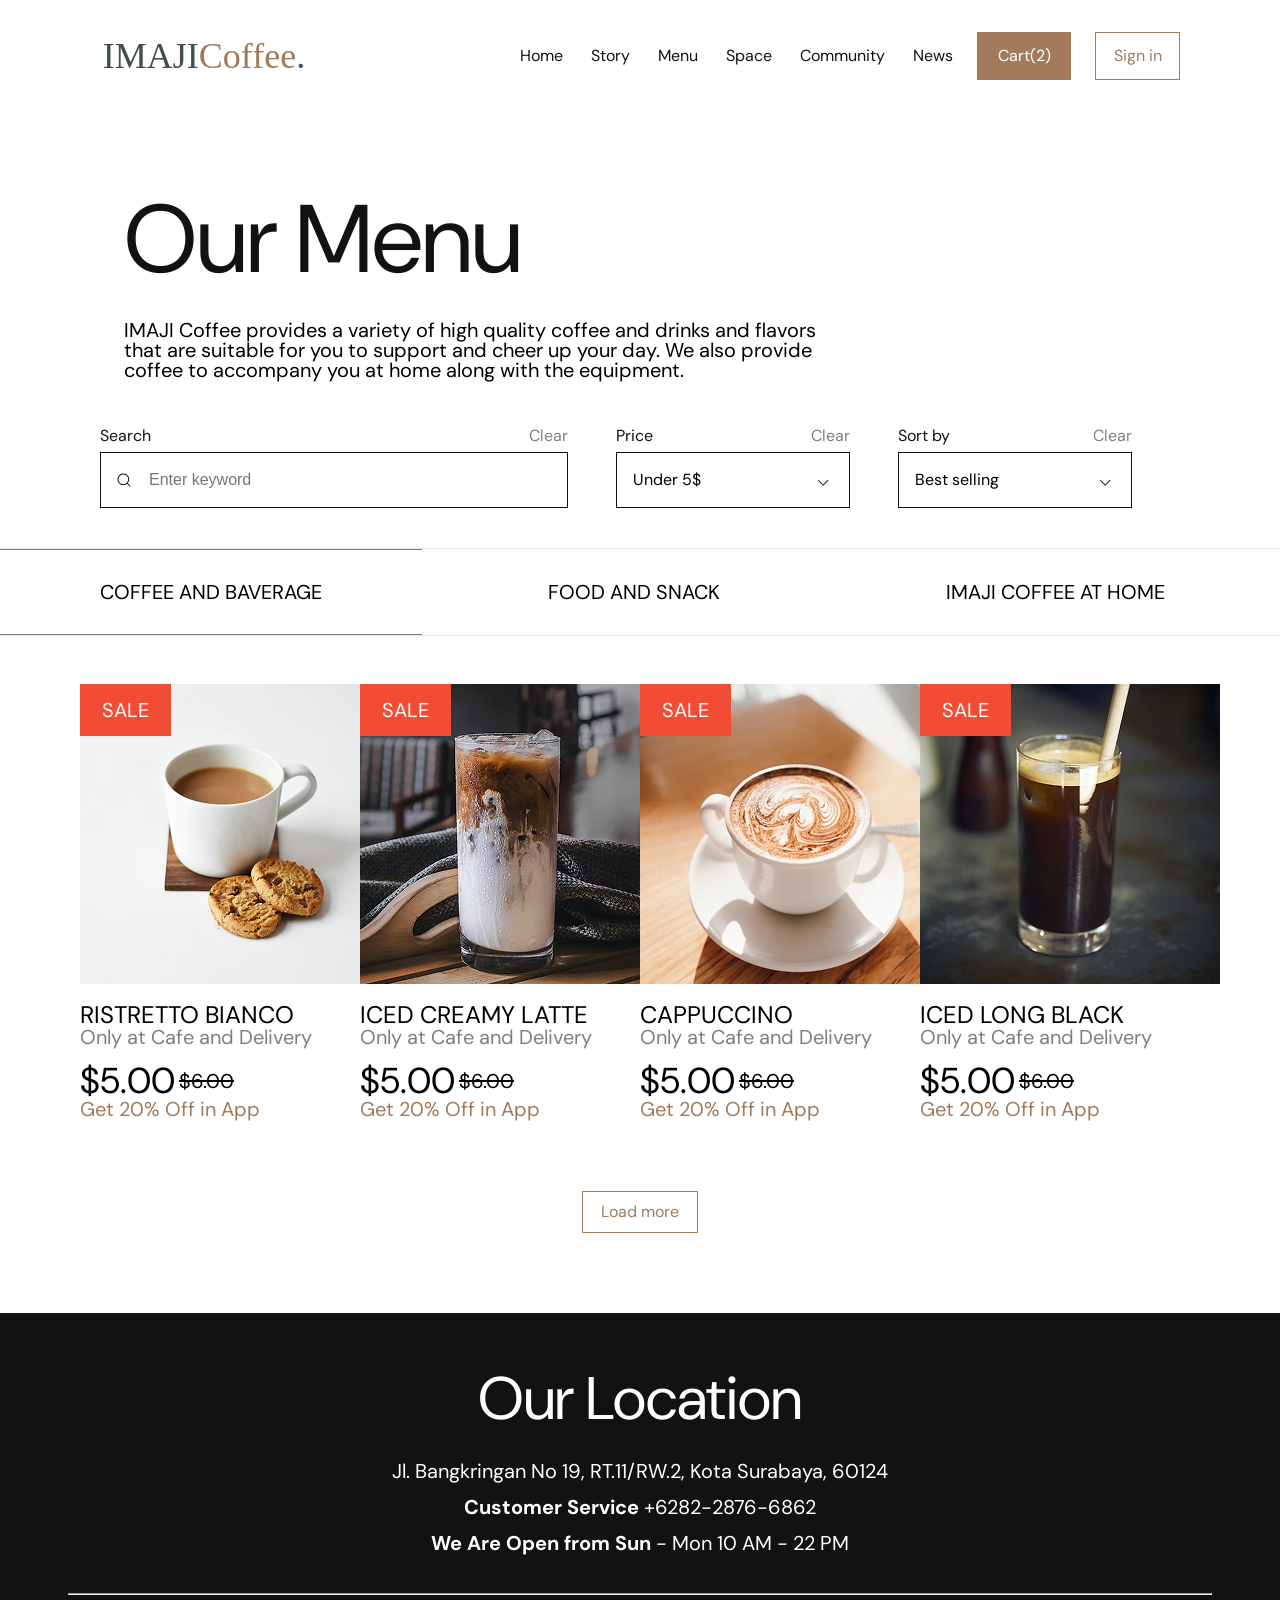
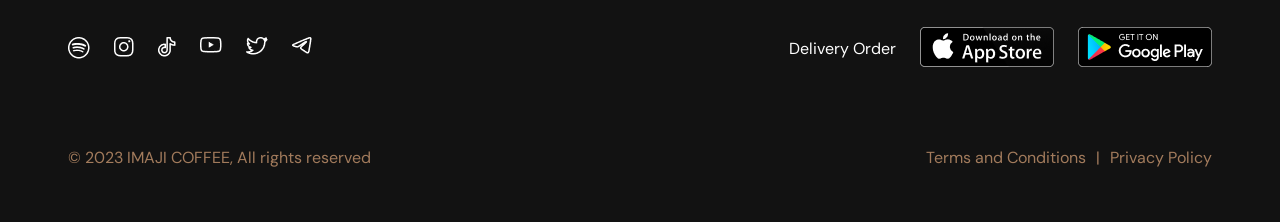
<file: coffee_sh/our_menu_tab1.html>
<!DOCTYPE html>
<html lang="en">
<head>
    <title>IMAJI Coffee</title>
    <meta charset="UTF-8">
    <meta name="viewport" content="width=device-width, initial-scale=1.0">
    <link rel="stylesheet" href="./tab1_product_style.css">
    <link rel="preconnect" href="https://fonts.googleapis.com">
    <link rel="preconnect" href="https://fonts.gstatic.com" crossorigin>
    <link href="https://fonts.googleapis.com/css2?family=DM+Sans:ital,opsz,wght@0,9..40,100..1000;1,9..40,100..1000&display=swap" rel="stylesheet">
</head>
<body>
    <nav class="container">
        <div class="logo">
            <span class="imaji">IMAJI</span><span class="coffee">Coffee</span><span class="dot">.</span>     
        </div>
        <div class="nav-menu">
            <ul class="ul-menu">
                <li><a href="">Home</a></li>
                <li><a href="">Story</a></li>
                <li><a href="">Menu</a></li>
                <li><a href="">Space</a></li>
                <li><a href="">Community</a></li>
                <li><a href="">News</a></li>
            </ul>
            <div class="cash_box">
                <div class="cash_box_button">
                    <a class="number_products_in_cash">Cart</a>
                    <a class="number_products_in_cash">(2)</a>
                </div>           
                <div class="sign_in_box"><a href="">Sign in</a></div>
            </div>
        </div>
        <div class="mobile_nav_icons">
            <div class="cash_mobile">
                <img src="./icons/shopping-basket.png" alt="shopping-basket">
            </div>
            <div class="mobile_nav_menu">
                <img src="./icons/Buttons.png" alt="nav_button">
            </div>
        </div>
    </nav>
    <header class="container">
        <section class="title_paragraph">
            <h1>Our Menu</h1>
            <p clas>IMAJI Coffee provides a variety of high quality coffee and drinks and flavors that are suitable for you to support and cheer up your day. We also provide coffee to accompany you at home along with the equipment.</p>
        </section>
    </header>
    <section class="container">
        <div class="content_filter">
            <div class="filter_item">
                <div class="label_search">
                    <div>Search</div>
                    <div class="clear_button_filter">Clear</div>
                </div>
                <div class="search_box">
                    <img class="search_icon" src="./icons/search.png" alt="search icon">
                    <input type="text" placeholder="Enter keyword">
                </div>
            </div>
            <div class="dropdown">
                <div class="label_search">
                    <div>Price</div>
                    <div class="clear_button_filter">Clear</div>
                </div>
                <div class="button_sort">
                    <div class="dropdown-btn">Under 5$ </div>
                    <div class="angle_down_icon">
                        <img class="angle-down" src="./icons/angle-down.png" alt="angle-down">
                    </div>
                </div>
            </div>
            <div class="dropdown">
                <div class="label_search">
                    <div>Sort by</div>
                    <div class="clear_button_filter">Clear</div>
                </div>
                <div class="button_sort">
                    <div class="dropdown-btn">Best selling</div>
                    <div class="angle_down_icon"><img class="angle-down" src="./icons/angle-down.png" alt="angle-down"></div>
                </div>
        </div>
    </section>
    <section class="container">
        <div class="products_list">
            <section class="tabs_section">
                <div class="tab_section active_tab">
                    <div class="tab_item">
                        <p>COFFEE AND BAVERAGE</p>
                    </div>
                </div>
                <div class="tab_section">
                    <div class="tab_item">
                        <p>FOOD AND SNACK</p>
                    </div>
                </div>
                <div class="tab_section">
                    <div class="tab_item">
                        <p>IMAJI COFFEE AT HOME</p>
                    </div>
                </div>
            </section>
            <section class="article_list">
                <ul>
                    <li>
                        <article class="product_card">
                            <div class="product_image">
                                <div class="sale_icon">
                                    <span class="sale">Sale</span>
                                </div>
                                <img src="./icons/Ristretto Bianco.jpg" alt="product_image Ristretto Bianco">
                            </div>
                            <div class="product_name">
                                <p class="item_name">Ristretto Bianco</p>
                                <p class="item_descr">Only at Cafe and Delivery</p>
                            </div>
                            <div class="product_price">
                                <div class="price_box">
                                    <div class="product_price_number">
                                        <span class="price">$5.00</span>
                                    </div>
                                    <div class="product_price_discount">
                                        <span class="previous_price">$6.00</span>
                                    </div>
                                </div>
                                <div class="promo">
                                    <p class="price_promo">Get 20% Off in App</p>
                                </div>
                            </div>
                        </article>
                    </li>
                    <li>
                        <article class="product_card">
                            <div class="product_image">
                                <div class="sale_icon">
                                    <span class="sale">Sale</span>
                                </div>
                                <img src="./icons/Iced creamy latte.jpg" alt="product_image Iced creamy latte">
                            </div>
                            <div class="product_name">
                                <p class="item_name">Iced creamy latte</p>
                                <p class="item_descr">Only at Cafe and Delivery</p>
                            </div>
                            <div class="product_price">
                                <div class="price_box">
                                    <div class="product_price_number">
                                        <span class="price">$5.00</span>
                                    </div>
                                    <div class="product_price_discount">
                                        <span class="previous_price">$6.00</span>
                                    </div>
                                </div>
                                <div class="promo">
                                    <p class="price_promo">Get 20% Off in App</p>
                                </div>
                            </div>
                        </article>
                    </li>
                    <li>
                        <article class="product_card">
                            <div class="product_image">
                                <div class="sale_icon">
                                    <span class="sale">Sale</span>
                                </div>
                                <img src="./icons/CAPPUCCINO.png" alt="product_image CAPPUCCINO">
                            </div>
                            <div class="product_name">
                                <p class="item_name">CAPPUCCINO</p>
                                <p class="item_descr">Only at Cafe and Delivery</p>
                            </div>
                            <div class="product_price">
                                <div class="price_box">
                                    <div class="product_price_number">
                                        <span class="price">$5.00</span>
                                    </div>
                                    <div class="product_price_discount">
                                        <span class="previous_price">$6.00</span>
                                    </div>
                                </div>
                                <div class="promo">
                                    <p class="price_promo">Get 20% Off in App</p>
                                </div>
                            </div>
                        </article>
                    </li>
                    <li>
                        <article class="product_card">
                            <div class="product_image">
                                <div class="sale_icon">
                                    <span class="sale">Sale</span>
                                </div>
                                <img src="./icons/iced LONG BLACK.png" alt="product_image iced LONG BLACK">
                            </div>
                            <div class="product_name">
                                <p class="item_name">iced LONG BLACK</p>
                                <p class="item_descr">Only at Cafe and Delivery</p>
                            </div>
                            <div class="product_price">
                                <div class="price_box">
                                    <div class="product_price_number">
                                        <span class="price">$5.00</span>
                                    </div>
                                    <div class="product_price_discount">
                                        <span class="previous_price">$6.00</span>
                                    </div>
                                </div>
                                <div class="promo">
                                    <p class="price_promo">Get 20% Off in App</p>
                                </div>
                            </div>
                        </article>
                    </li>
                </ul>
            </section>
            <section class="load_more_product">
                <div class="load_more">
                    <span>Load more</span>
                </div>
            </section>
        </div>
    </section>
    <footer>
        <section class="container">
            <div class="footer_content">
                <div class="footer_text">
                    <h3>Our Location</h3>
                    <div class="our_location">
                        <p class="footer_text_inf">Jl. Bangkringan No 19, RT.11/RW.2, Kota Surabaya, 60124</p>
                        <p class="footer_text_inf"><span class="footer_bold">Customer Service</span> +6282-2876-6862</p>
                        <p class="footer_text_inf"><span class="footer_bold">We Are Open from Sun</span> - Mon 10 AM - 22 PM</p>
                    </div>
                </div>
                <hr>
                <div class="social_media_BOX">
                    <div class="social_media">
                        <div class="social_media_icon">
                            <a href="">
                                <img src="./icons/spotify.png" alt="spotify">
                            </a>
                        </div>
                        <div class="social_media_icon">
                            <a href="">
                                <img src="./icons/instagram.png" alt="instagram">
                            </a>
                        </div>                      
                        <div class="social_media_icon">
                            <a href="">
                                <img src="./icons/tiktok.png" alt="tiktok">
                            </a>
                        </div>                       
                        <div class="social_media_icon">
                            <a href="">
                                <img src="./icons/youtube.png" alt="youtube">
                            </a>
                        </div>                       
                        <div class="social_media_icon">
                            <a href="">
                                <img src="./icons/twitter.png" alt="twitter">
                            </a>
                        </div>                
                        <div class="social_media_icon">
                            <a href="">
                                <img src="./icons/telegram.png" alt="telegram">
                            </a>
                        </div>                       
                    </div>
                    <div class="delivery_box">
                        <div class="develery_box_info">
                            <div>Delivery Order</div>
                            <div class="bottom_icons">
                                <div class="apps_store">
                                    <a href="">
                                        <img src="./icons/download-on-the-app-store-apple-4.png" alt="download on the app store apple">
                                    </a>
                                </div>
                                <div class="apps_store">
                                    <a href="">
                                        <img src="./icons/google-play-badge (2).png" alt="google play badge">
                                    </a>
                                </div>
                            </div>
                        </div>
                    </div>
                </div>
                <div class="copyright">
                    <p class="copy">© 2023 IMAJI COFFEE, All rights reserved</p>
                    <div class="term_conditions">
                        <div class="term_button">
                            <div class="privacy_policy">
                                <a href=""">Terms and Conditions</a>
                            </div>
                        </div>
                        <div class="divider">
                            <p class="copy">|</p>
                        </div>
                        <div class="policies">
                            <div class="policies_button">
                                <div class="privacy_policy">
                                    <a href="">Privacy Policy</a>
                                </div>
                            </div>
                        </div>
                    </div>
                </div>
            </div>

            
        </section>
    </footer>
</body>
</html>
</file>
<file: coffee_sh/tab1_product_style.css>
* {
    box-sizing: border-box;
}

html, body, div, span, applet, object, iframe,
h1, h2, h3, h4, h5, h6, p, blockquote, pre,
a, abbr, acronym, address, big, cite, code,
del, dfn, em, img, ins, kbd, q, s, samp,
small, strike, strong, sub, sup, tt, var,
b, u, i, center,
dl, dt, dd, ol, ul, li,
fieldset, form, label, legend,
table, caption, tbody, tfoot, thead, tr, th, td,
article, aside, canvas, details, embed, 
figure, figcaption, footer, header, hgroup, 
menu, nav, output, ruby, section, summary,
time, mark, audio, video {
	margin: 0;
	padding: 0;
	border: 0;
	font-size: 100%;
	font: inherit;
	vertical-align: baseline;
    text-decoration: none;
}
article, aside, details, figcaption, figure, 
footer, header, hgroup, menu, nav, section {
	display: block;
}
body {
	line-height: 1;
}
ol, ul {
	list-style: none;
}
blockquote, q {
	quotes: none;
}
blockquote:before, blockquote:after,
q:before, q:after {
	content: '';
	content: none;
}
table {
	border-collapse: collapse;
	border-spacing: 0;
}
body {
    font-family: "DM Sans", sans-serif;
}
.container {
    width: 100%;
    max-width: 1440px;
    margin: 0 auto;
}
nav {
    display: flex;
    align-items: center;
    justify-content: space-between;
    height: 112px;
    padding: 32px 100px 32px 100px;
}
.logo {
    width: 208px;
    height: 40px;
    display: flex;
    justify-content: center;
    align-items: center;

}
.imaji {
    color: #3F4E4F;
    font-family: bold;
    font-size: 36px;
    text-transform: uppercase;
    font-weight: 500;
    
}
.coffee {
    color: #A27B5C;
    font-family: bold;
    font-size: 36px;
}
.dot {
    color: #3F4E4F;
    font-family: bold;
    font-size: 36px;
}
.nav-menu {
    display: flex;
    align-items: center;
    justify-content: space-between;
}
.nav-menu li {
    display: inline-block;
    margin-right: 24px;


}
.nav-menu li a {
    color: #121212;
}
.cash_box {
    display: flex;
    justify-content: space-between;
    align-items: center;

}
.cash_box_button {
    display: flex;
    justify-content: center;
    align-items: center;
    height: 48px;
    width: 94px;
    border-color:#A27B5C;
    background-color: #A27B5C;
    color:#FFFF;
    border-style: solid;
    border-width: 1px;
    margin-right: 24px;
}
.sign_in_box a {
    border-style: solid;
    display: flex;
    justify-content: center;
    align-items: center;
    height: 48px;
    width: 85px;
    border-color:#A27B5C;
    color:#A27B5C;
    border-width: 1px;
    
}
h1 {
    font-size: 96px;
    line-height: 100%;
    color: #121212;
}
header {
    padding: 80px 124px 48px 124px;
}
.title_paragraph p {
    padding-top: 32px;
    width: 70%;
    font-size: 20px;
}
.filter_item {
    margin-right: 48px;
    width: 50%;
}

.content_filter {
    padding: 0 100px;
    width: 100%;
    display: flex;
    justify-content: space-between;
}

.label_search {
    display: flex;
    justify-content: space-between;
    font-size: 16px;
    color: #121212;
    width: 100%;
    padding-bottom: 8px;
}
.clear_button_filter {
    color: #7F7F7F;
}
.clear_button_filter:focus-visible {
    color: #F14C35;
}
.search_box {
    display: flex;
    align-items: center;
    position: relative;
    color:#121212;

}
.search_box input {
    font-size: 16px;
    color: #7F7F7F;
    width: 100%;
    height: 56px;
    padding: 16px 48px;
    border:1px solid #121212;
    outline: none;

}
.search_icon {
    position: absolute;
    top: 50%;
    left: 16px;
    transform: translateY(-50%);
}
.dropdown {
    display: flex;
    align-items: center;
    flex-direction: column;
    width: 25%;
    margin-right: 48px;

}
.button_sort {
    position: relative;
    display: flex;
    align-items: center;
    justify-content: space-between;
    height: 56px;
    border: 1px solid #121212;
    padding: 0 16px;
    width: 100%;

}
.dropdown-btn {
    display: flex;
    align-items: center;
    font-size: 16px;

}
.angle_down_icon {
    top: 20px;
    right: 20px;
    position: absolute;
    height: 16px;
}
.products_list {
    margin-top: 40px;
}
section .tabs_section {
    display: flex;
    width: 100%;
    border-bottom: 1px solid #E3E3E3;
    border-top: 1px solid #E3E3E3;
    
}
.tab_section {
    padding: 32px 0;
    display: flex;
    width: 33%;
    justify-content: center;
    align-items: center;
    font-size: 20px;
    
}
.active_tab {
    border-top: 1px solid #7F7F7F;
    border-bottom: 1px solid #7F7F7F;
}
.article_list {
    margin: 48px 80px 0 80px;
}
.article_list ul {
    display: flex;
    flex-wrap: wrap;
    justify-content: space-around;
}
.article_list li {
    width: 25%;
}
.product_name {
    font-size: 24px;
    display: flex;
    flex-direction: column;
    padding-bottom: 16px;
    
}
.product_image {
    position: relative;
    padding-bottom: 16px;
}
.item_name {
    text-transform: uppercase;

}
.item_descr {
    font-size: 20px;
    color: #7F7F7F;
}
.price_box {
    display: flex;
    align-items: center;
}
.product_price_number {
    margin-right: 4px;
}
.price {
    font-size: 36px;
}
.product_price_discount {
    display: flex;
    align-items: center;
    width: 195px;
    margin-right: 4px;
}
.previous_price {
   font-size: 20px; 
   text-decoration: line-through;
}
.promo {
    padding-bottom: 24px;
}
.price_promo {
    font-size: 20px;
    color: #A27B5C;
}
.sale_icon {
    width: 91px;
    height: 52px;
    background-color: #F14C35;
    color: #FFFF;
    position: absolute;
    display: flex;
    align-items: center;
    justify-content: center;
}
.sale {
    font-size: 20px;
    text-transform: uppercase;
}
.load_more_product {
    display: flex;
    justify-content: center;
    align-items: center;
    padding-top: 48px;
    padding-bottom: 80px;
}
.load_more {
    padding: 12px;
    width: 116px;
    border: 1px solid #A27B5C;
    color:#A27B5C;
    font-size: 16px;
    display: flex;
    align-items: center;
    justify-content: center;
    
}
footer {
    background-color: #121212;
    color: #FFFF;
    width: 100%;
}
.footer_content {
    max-width: 1192px;
    margin: 0 auto;
    padding: 0 24px;
}
.footer_text {
    display: flex;
    flex-direction: column;
    justify-content: center;
    align-items: center;
    padding-top: 56px;
    padding-bottom: 16px;
}
h3 {
    font-size: 60px;
    font-weight: 400;
    line-height: 100%;
    margin-bottom: 32px;
}
.our_location {
    display: flex;
    align-items: center;
    justify-content: center;
    flex-direction: column;
}
.footer_text_inf {
    line-height: 100%;
    font-size: 20px;
    font-weight: 400;
    margin-bottom: 16px;
}
.footer_bold {
    font-weight: bold;
}
hr {
    margin-bottom: 32px;
}
.social_media_BOX {
    display: flex;
    justify-content: space-between;
    align-items: center;
    width: 100%;
}
.social_media {
    display: flex;
    align-items: center;
    width: 50%;
}
.social_media_icon {
    margin-right: 24px;
    height: 24px;
}
.delivery_box {
    width: 50%;
    display: flex;
    justify-content: flex-end;
}
.develery_box_info {
    display: flex;
    align-items: center;

}
.develery_box_info div {
    display: flex;
    justify-content: center;
    align-items: center;
    margin-right: 24px;
}
.develery_box_info div:last-child {
    margin-right: 0;
}
.copyright {
    width: 100%;
    max-width: 1192px;
    margin-top: 80px;
    padding-bottom: 56px;
    display: flex;
    align-items: center;
    justify-content: space-between;
    color: #A27B5C;
}
.copyright p {
    width: 50%;
}
.term_conditions {
    display: flex;
    align-items: center;
    justify-content: flex-end;
    width: 50%;
}
.term_conditions div {
    margin-right: 10px;
}
.term_conditions div:last-child {
    margin-right: 0;
}
.privacy_policy a {
    color: #A27B5C;
}
.mobile_nav_icons {
    display: none;
    justify-content: flex-end;
    align-items: center;
}
.mobile_nav_icons div {
    display: flex;
    justify-content: center;
    align-items: center;
    width: 44px;
    height: 44px;
}

@media (max-width: 1200px) {
    .nav-menu {
        display: none;
    }
    .mobile_nav_icons {
        display: flex;
    }
    .logo {
        font-size: 24px;
    }
    .article_list li {
        width: 50%;
    }
}   

@media (max-width: 875px) {
    nav {
        height: 84px;
        padding: 26px 20px;
    }
    header {
        padding: 48px 20px;
    }
    .logo {
        margin-right: 58px;
    }
    .content_filter {
        flex-direction: column;
        justify-content: center;
        width: 100%;
        padding: 0 20px;
    }
    .filter_item {
        width: 100%;
        margin-right: 0;
    }
    .dropdown {
        width: 100%;
        margin-right: 0;
    }
    .title_paragraph p {
        width: 100%;
    }
    .social_media_BOX {
        flex-direction: column;
    }
    .delivery_box {
        margin-top: 32px;
        justify-content: center;
    }
    .copyright {
        flex-direction: column;
        align-items: center;
        justify-content: center;
        margin-top: 48px;
        font-size: 18px;
        margin-left: 0;
        margin-right: 0;
    }
    .copyright p {
        width: 100%;
        text-align: center;
    }
    .term_conditions {
        display: flex;
        align-items: center;
        justify-content: center;
        width: 100%;
        padding-top: 12px;
    }
    .tabs_section {
        overflow-y: auto;
    }
    .tab_section {
        padding: 24px;
        min-width: 235px;
    }
    .tab_item p {
        font-size: 16px;
    }
}
@media (max-width: 769px) {
    .imaji {
        font-size: 24px;
    }
    .coffee {
        font-size: 24px;
    }
    .dot {
        font-size: 24px;
    }
    h1 {
        font-size: 60px;
    }
    .title_paragraph p {
        font-size: 16px;
    }
    .dropdown {
        margin-top: 24px;
    }
    .article_list li {
        width: 50%;
    }
    .article_list {
        margin: 48px 23px 0 23px;
    }
    .product_image img {
        max-width: 240px;
    }
    h3 {
        font-size: 48px;
    }
    .our_location p {
        font-size: 16px;
    }
    .social_media {
        width: 100%;
    }
    .delivery_box {
        margin-top: 16px;
        font-size: 18px;
    }
    .bottom_icons {
        display: flex;
        justify-content: center;
        align-items: center;
        padding-top: 16px;
    }
    .develery_box_info {
        flex-direction: column;
    }
    .copyright {
        margin-bottom: 24px;
    }
    .copyright p {
        width: 100%;
    }
}
@media (max-width: 550px) {
    .product_card {
        width: 90%;
    }
    .product_image img {
        width: 95%;
        min-width: 160px;
    }
    .our_location p {
        text-align: center;
    }
    .social_media {
        justify-content: center;
    }
}
@media (max-width: 392px) {
    nav {
        height: 84px;
        padding: 26px 20px;
    }
    header {
        padding: 48px 20px;
    }
    .logo {
        margin-right: 58px;
    }
    .title_paragraph p {
        line-height: 24px;
        padding-top: 24px;
    }
    .title_paragraph h1 {
        line-height: 100%;
    }
    .content_filter {
        padding: 0 20px;
    }
    .item_name {
        font-size: 16px;
    }
    .item_descr {
        font-size: 12px;
    }
    .price {
        font-size: 20px;
    }
    .previous_price {
        font-size: 14px;
    }
    .sale_icon {
        width: 59px;
        height: 36px;
    }
    .sale {
        font-size: 14px;
        line-height: 20px;
    }
    .price_promo {
        font-size: 12px;
    }
    .load_more_product {
        padding-top: 24px;
        padding-bottom: 48px;
    }
    .social_media {
        margin-bottom: 32px;
    }
}
</file>
